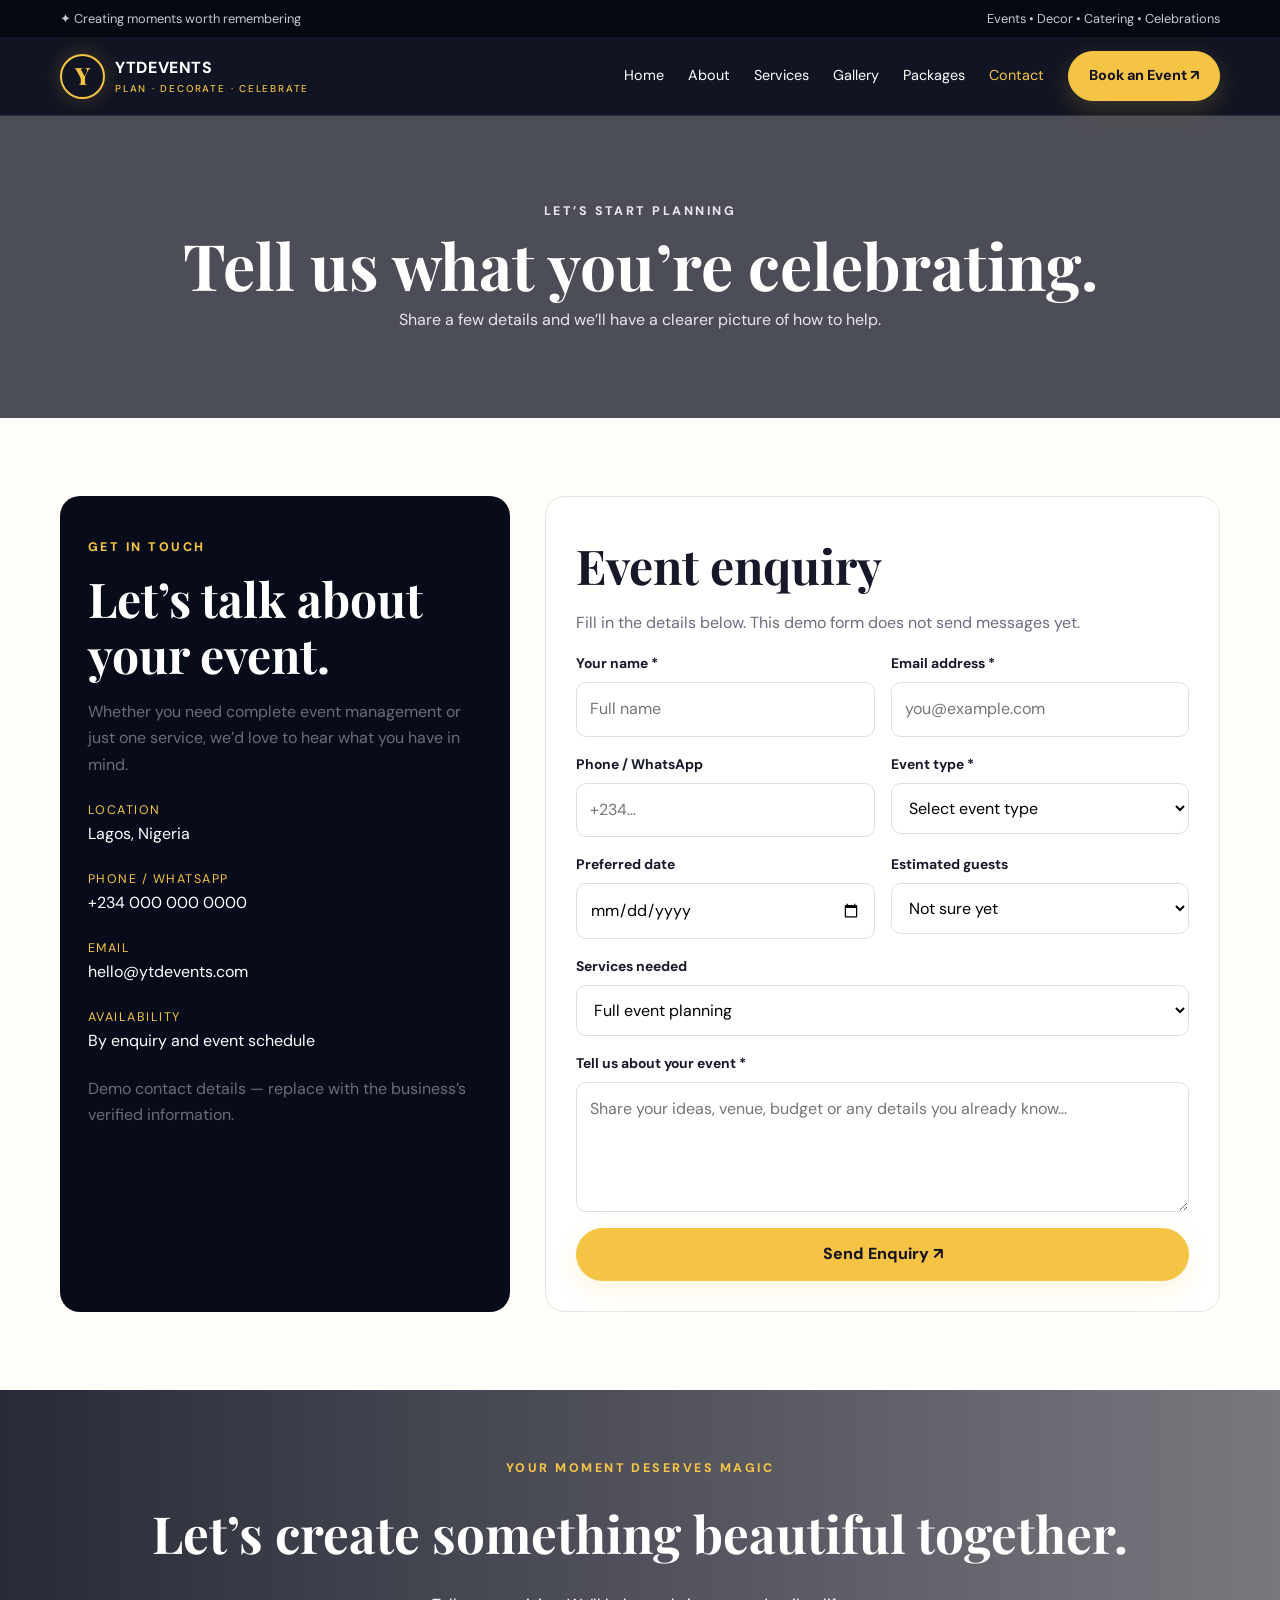
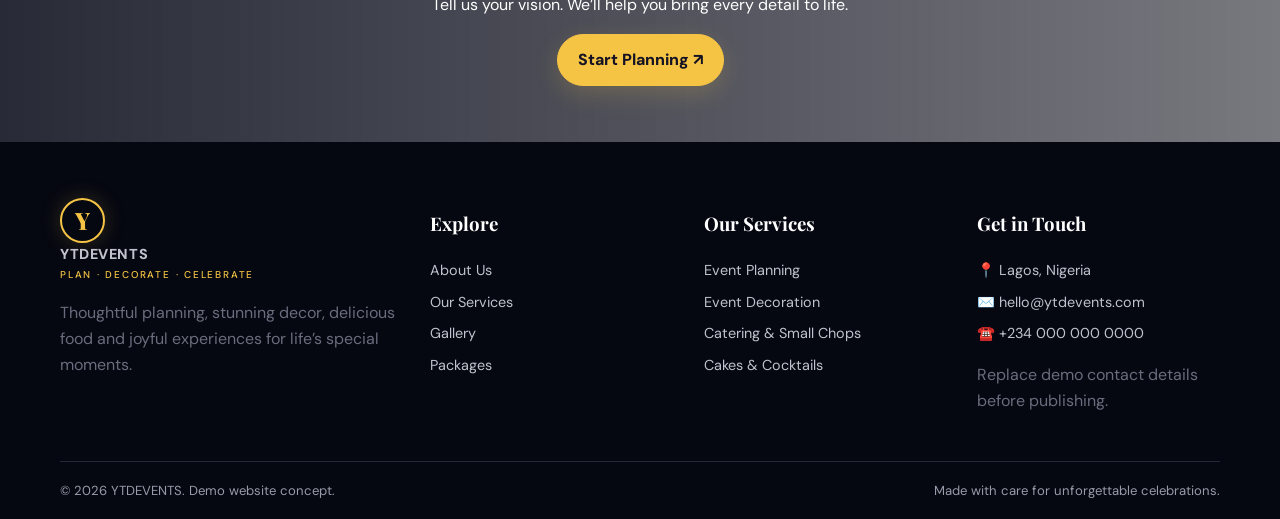
<file: contact.html>
<!DOCTYPE html><html lang="en"><head><meta charset="UTF-8"><meta name="viewport" content="width=device-width,initial-scale=1"><meta name="description" content="YTDEVENTS offers event planning, event decoration, catering, small chops, cocktails, cakes, training and consultancy in Lagos, Nigeria."><title>Contact & Bookings | YTDEVENTS</title><link rel="stylesheet" href="style.css"></head><body><div class="topbar"><div class="container"><span>✦ Creating moments worth remembering</span><span>Events • Decor • Catering • Celebrations</span></div></div>
<header class="site-header"><div class="container nav"><a class="brand" href="index.html"><span class="brand-mark">Y</span><span>YTDEVENTS<small>PLAN · DECORATE · CELEBRATE</small></span></a><button class="menu-toggle" aria-label="Open navigation" aria-expanded="false">☰</button><nav class="nav-links"><a class="" href="index.html">Home</a><a class="" href="about.html">About</a><a class="" href="services.html">Services</a><a class="" href="gallery.html">Gallery</a><a class="" href="packages.html">Packages</a><a class="active" href="contact.html">Contact</a><a class="btn" href="contact.html">Book an Event ↗</a></nav></div></header><main><section class="page-hero"><div class="container"><p class="eyebrow">Let’s start planning</p><h1>Tell us what you’re celebrating.</h1><p>Share a few details and we’ll have a clearer picture of how to help.</p></div></section><section class="section"><div class="container contact-grid"><aside class="contact-box"><p class="eyebrow">Get in touch</p><h2>Let’s talk about your event.</h2><p class="muted">Whether you need complete event management or just one service, we’d love to hear what you have in mind.</p><div class="contact-item"><span>Location</span>Lagos, Nigeria</div><div class="contact-item"><span>Phone / WhatsApp</span>+234 000 000 0000</div><div class="contact-item"><span>Email</span>hello@ytdevents.com</div><div class="contact-item"><span>Availability</span>By enquiry and event schedule</div><p class="muted">Demo contact details — replace with the business’s verified information.</p></aside><form class="form-card" data-demo-form><h2>Event enquiry</h2><p class="muted">Fill in the details below. This demo form does not send messages yet.</p><div class="form-grid"><div class="field"><label for="name">Your name *</label><input id="name" name="name" required placeholder="Full name"></div><div class="field"><label for="email">Email address *</label><input id="email" type="email" name="email" required placeholder="you@example.com"></div><div class="field"><label for="phone">Phone / WhatsApp</label><input id="phone" name="phone" placeholder="+234..."></div><div class="field"><label for="type">Event type *</label><select id="type" name="type" required><option value="">Select event type</option><option>Wedding</option><option>Birthday</option><option>Corporate event</option><option>Private party</option><option>Training / consultancy</option><option>Other</option></select></div><div class="field"><label for="date">Preferred date</label><input id="date" type="date" name="date"></div><div class="field"><label for="guests">Estimated guests</label><select id="guests" name="guests"><option>Not sure yet</option><option>Under 50</option><option>50–100</option><option>100–250</option><option>250+</option></select></div><div class="field full"><label for="services">Services needed</label><select id="services" name="services"><option>Full event planning</option><option>Decoration</option><option>Catering</option><option>Small chops</option><option>Cocktail drinks</option><option>Cake</option><option>Training & consultancy</option><option>Multiple services</option></select></div><div class="field full"><label for="message">Tell us about your event *</label><textarea id="message" name="message" required placeholder="Share your ideas, venue, budget or any details you already know..."></textarea></div><div class="field full"><button class="btn" type="submit">Send Enquiry ↗</button></div></div></form></div></section></main><section class="cta"><div class="container"><p class="eyebrow">Your moment deserves magic</p><h2>Let’s create something beautiful together.</h2><p>Tell us your vision. We’ll help you bring every detail to life.</p><a class="btn" href="contact.html">Start Planning ↗</a></div></section>
<footer class="footer"><div class="container"><div class="footer-grid"><div><a class="brand" href="index.html"><span class="brand-mark">Y</span><span>YTDEVENTS<small>PLAN · DECORATE · CELEBRATE</small></span></a><p class="muted">Thoughtful planning, stunning decor, delicious food and joyful experiences for life’s special moments.</p></div><div><h3>Explore</h3><a href="about.html">About Us</a><a href="services.html">Our Services</a><a href="gallery.html">Gallery</a><a href="packages.html">Packages</a></div><div><h3>Our Services</h3><a href="services.html">Event Planning</a><a href="services.html">Event Decoration</a><a href="services.html">Catering & Small Chops</a><a href="services.html">Cakes & Cocktails</a></div><div><h3>Get in Touch</h3><a href="contact.html">📍 Lagos, Nigeria</a><a href="contact.html">✉️ hello@ytdevents.com</a><a href="contact.html">☎️ +234 000 000 0000</a><p class="muted">Replace demo contact details before publishing.</p></div></div><div class="footer-bottom"><span>© <span data-year></span> YTDEVENTS. Demo website concept.</span><span>Made with care for unforgettable celebrations.</span></div></div></footer><script src="script.js"></script></body></html>
</file>
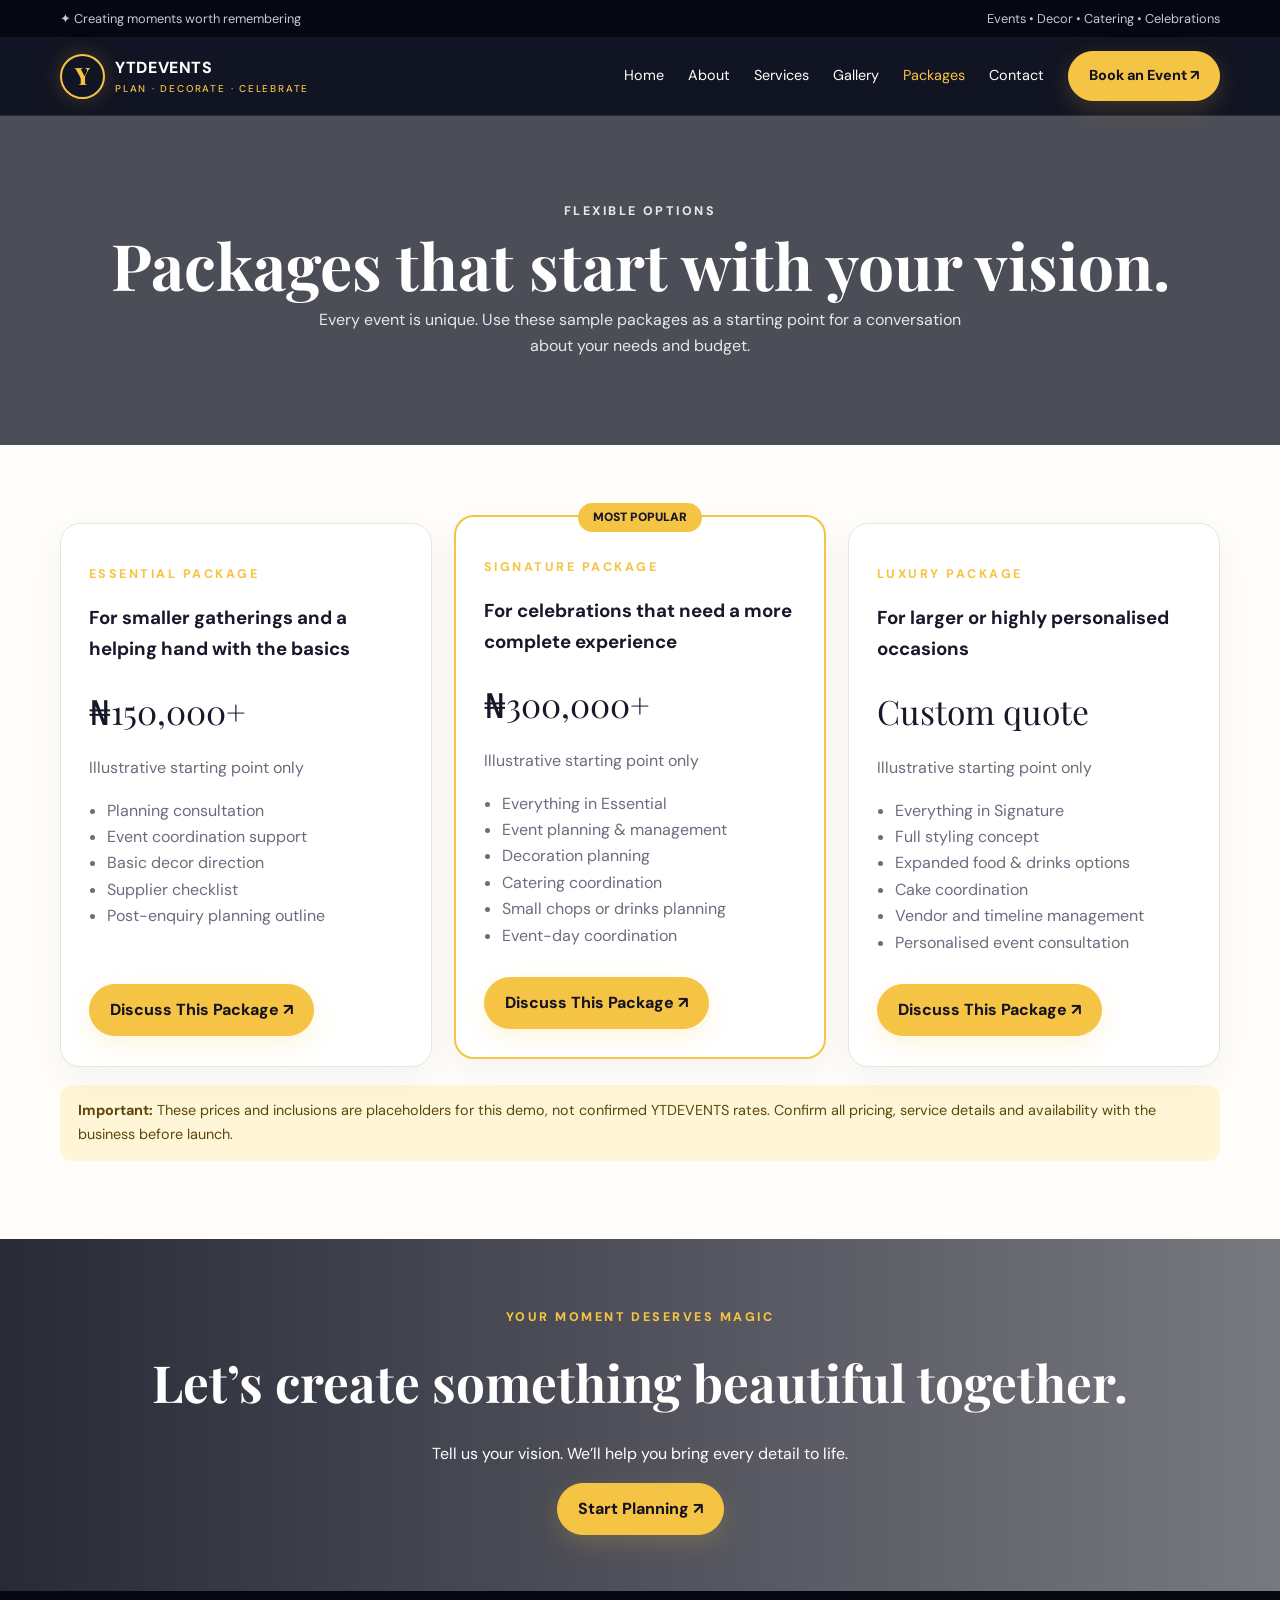
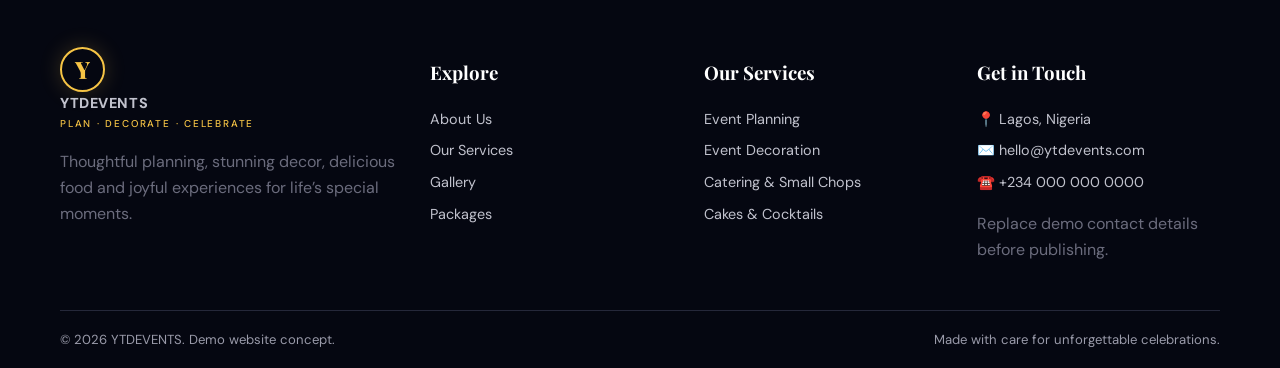
<file: packages.html>
<!DOCTYPE html><html lang="en"><head><meta charset="UTF-8"><meta name="viewport" content="width=device-width,initial-scale=1"><meta name="description" content="YTDEVENTS offers event planning, event decoration, catering, small chops, cocktails, cakes, training and consultancy in Lagos, Nigeria."><title>Packages | YTDEVENTS</title><link rel="stylesheet" href="style.css"></head><body><div class="topbar"><div class="container"><span>✦ Creating moments worth remembering</span><span>Events • Decor • Catering • Celebrations</span></div></div>
<header class="site-header"><div class="container nav"><a class="brand" href="index.html"><span class="brand-mark">Y</span><span>YTDEVENTS<small>PLAN · DECORATE · CELEBRATE</small></span></a><button class="menu-toggle" aria-label="Open navigation" aria-expanded="false">☰</button><nav class="nav-links"><a class="" href="index.html">Home</a><a class="" href="about.html">About</a><a class="" href="services.html">Services</a><a class="" href="gallery.html">Gallery</a><a class="active" href="packages.html">Packages</a><a class="" href="contact.html">Contact</a><a class="btn" href="contact.html">Book an Event ↗</a></nav></div></header><main><section class="page-hero"><div class="container"><p class="eyebrow">Flexible options</p><h1>Packages that start with your vision.</h1><p>Every event is unique. Use these sample packages as a starting point for a conversation about your needs and budget.</p></div></section><section class="section"><div class="container"><div class="pricing"><article class="price-card "><p class="eyebrow">Essential package</p><h3>For smaller gatherings and a helping hand with the basics</h3><div class="price">₦150,000+</div><p class="muted">Illustrative starting point only</p><ul><li>Planning consultation</li><li>Event coordination support</li><li>Basic decor direction</li><li>Supplier checklist</li><li>Post-enquiry planning outline</li></ul><a class="btn" href="contact.html">Discuss This Package ↗</a></article><article class="price-card featured"><span class="popular">MOST POPULAR</span><p class="eyebrow">Signature package</p><h3>For celebrations that need a more complete experience</h3><div class="price">₦300,000+</div><p class="muted">Illustrative starting point only</p><ul><li>Everything in Essential</li><li>Event planning & management</li><li>Decoration planning</li><li>Catering coordination</li><li>Small chops or drinks planning</li><li>Event-day coordination</li></ul><a class="btn" href="contact.html">Discuss This Package ↗</a></article><article class="price-card "><p class="eyebrow">Luxury package</p><h3>For larger or highly personalised occasions</h3><div class="price">Custom quote</div><p class="muted">Illustrative starting point only</p><ul><li>Everything in Signature</li><li>Full styling concept</li><li>Expanded food & drinks options</li><li>Cake coordination</li><li>Vendor and timeline management</li><li>Personalised event consultation</li></ul><a class="btn" href="contact.html">Discuss This Package ↗</a></article></div><div class="notice"><strong>Important:</strong> These prices and inclusions are placeholders for this demo, not confirmed YTDEVENTS rates. Confirm all pricing, service details and availability with the business before launch.</div></div></section></main><section class="cta"><div class="container"><p class="eyebrow">Your moment deserves magic</p><h2>Let’s create something beautiful together.</h2><p>Tell us your vision. We’ll help you bring every detail to life.</p><a class="btn" href="contact.html">Start Planning ↗</a></div></section>
<footer class="footer"><div class="container"><div class="footer-grid"><div><a class="brand" href="index.html"><span class="brand-mark">Y</span><span>YTDEVENTS<small>PLAN · DECORATE · CELEBRATE</small></span></a><p class="muted">Thoughtful planning, stunning decor, delicious food and joyful experiences for life’s special moments.</p></div><div><h3>Explore</h3><a href="about.html">About Us</a><a href="services.html">Our Services</a><a href="gallery.html">Gallery</a><a href="packages.html">Packages</a></div><div><h3>Our Services</h3><a href="services.html">Event Planning</a><a href="services.html">Event Decoration</a><a href="services.html">Catering & Small Chops</a><a href="services.html">Cakes & Cocktails</a></div><div><h3>Get in Touch</h3><a href="contact.html">📍 Lagos, Nigeria</a><a href="contact.html">✉️ hello@ytdevents.com</a><a href="contact.html">☎️ +234 000 000 0000</a><p class="muted">Replace demo contact details before publishing.</p></div></div><div class="footer-bottom"><span>© <span data-year></span> YTDEVENTS. Demo website concept.</span><span>Made with care for unforgettable celebrations.</span></div></div></footer><script src="script.js"></script></body></html>
</file>
<file: style.css>
@import url('https://fonts.googleapis.com/css2?family=DM+Sans:wght@400;500;600;700&family=Playfair+Display:wght@500;600;700&display=swap');
:root{--navy:#080b19;--navy2:#11152b;--gold:#f6c445;--gold2:#ffe49a;--ink:#17192b;--muted:#6b6c7d;--paper:#fffdf9;--line:#e9e5dc}
*{box-sizing:border-box}html{scroll-behavior:smooth}body{margin:0;font-family:'DM Sans',sans-serif;color:var(--ink);background:var(--paper);line-height:1.65}a{color:inherit;text-decoration:none}img{display:block;width:100%;object-fit:cover}button,input,textarea,select{font:inherit}.container{width:min(1160px,92%);margin:auto}.topbar{background:#050711;color:#c7c8d3;font-size:.8rem;padding:8px 0}.topbar .container{display:flex;justify-content:space-between;gap:12px;flex-wrap:wrap}.site-header{position:sticky;top:0;z-index:20;background:rgba(8,11,25,.96);backdrop-filter:blur(12px);color:#fff;border-bottom:1px solid #282b3b}.nav{min-height:78px;display:flex;align-items:center;justify-content:space-between;gap:20px}.brand{display:flex;align-items:center;gap:10px;font-weight:800;letter-spacing:.04em}.brand-mark{display:grid;place-items:center;width:45px;height:45px;border:2px solid var(--gold);border-radius:50%;color:var(--gold);font-family:'Playfair Display';font-size:1.5rem;box-shadow:0 0 22px #f6c44533}.brand small{display:block;font-size:.62rem;color:var(--gold);letter-spacing:.18em;font-weight:500}.nav-links{display:flex;align-items:center;gap:24px;font-size:.9rem}.nav-links a{transition:.25s}.nav-links a:hover,.nav-links a.active{color:var(--gold)}.btn{display:inline-flex;align-items:center;justify-content:center;gap:8px;padding:12px 20px;border-radius:999px;background:var(--gold);color:#151323;font-weight:800;border:1px solid var(--gold);box-shadow:0 8px 24px #f6c44530;transition:transform .25s,box-shadow .25s;cursor:pointer}.btn:hover{transform:translateY(-3px);box-shadow:0 14px 30px #f6c44544}.btn-outline{background:transparent;color:#fff;border-color:#77798a;box-shadow:none}.menu-toggle{display:none;background:none;color:white;border:1px solid #45485a;border-radius:10px;padding:8px 12px;font-size:1.2rem}.hero{min-height:610px;display:flex;align-items:center;color:#fff;position:relative;overflow:hidden;background:linear-gradient(90deg,rgba(5,7,17,.93) 0%,rgba(5,7,17,.75) 43%,rgba(5,7,17,.15) 100%),url('https://images.unsplash.com/photo-1519167758481-83f550bb49b3?auto=format&fit=crop&w=2000&q=85') center/cover}.hero:after{content:"";position:absolute;bottom:-50px;left:-5%;width:110%;height:90px;background:var(--paper);border-radius:50% 50% 0 0}.hero-content{position:relative;z-index:1;max-width:670px;padding:90px 0 120px}.eyebrow{text-transform:uppercase;letter-spacing:.2em;color:var(--gold);font-size:.78rem;font-weight:800}.hero h1,.page-hero h1{font-family:'Playfair Display',serif;font-size:clamp(2.7rem,6vw,5rem);line-height:1.08;margin:18px 0}.hero h1 span{color:var(--gold)}.hero p{max-width:570px;color:#e4e4ec;font-size:1.06rem}.hero-actions{display:flex;gap:12px;flex-wrap:wrap;margin-top:28px}.trust-row{display:flex;gap:25px;flex-wrap:wrap;margin-top:35px;color:#f4f1e9;font-size:.88rem}.trust-row span:before{content:"✦";color:var(--gold);margin-right:8px}.section{padding:78px 0}.section-head{text-align:center;max-width:700px;margin:0 auto 38px}.section-head h2,.section h2{font-family:'Playfair Display',serif;font-size:clamp(2rem,4vw,3rem);line-height:1.18;margin:10px 0 14px}.section-head p,.muted{color:var(--muted)}.cards{display:grid;grid-template-columns:repeat(4,1fr);gap:20px}.card{background:#fff;border:1px solid var(--line);border-radius:18px;overflow:hidden;box-shadow:0 12px 35px #11152b0a;transition:transform .3s,box-shadow .3s}.card:hover{transform:translateY(-7px);box-shadow:0 20px 40px #11152b17}.card img{height:185px}.card-body{padding:20px}.card h3{margin:0 0 8px;font-family:'Playfair Display',serif;font-size:1.22rem}.card p{margin:0 0 12px;color:var(--muted);font-size:.92rem}.text-link{color:#8b6200;font-weight:800;font-size:.88rem}.split{display:grid;grid-template-columns:1fr 1fr;gap:55px;align-items:center}.split-img{position:relative}.split-img img{height:470px;border-radius:24px;box-shadow:18px 18px 0 #f6c44535}.floating-note{position:absolute;right:-15px;bottom:25px;background:var(--navy);color:white;padding:20px 24px;border-radius:16px;box-shadow:0 12px 30px #0003}.floating-note strong{color:var(--gold);font-size:1.7rem;display:block}.check-list{list-style:none;padding:0}.check-list li{margin:12px 0}.check-list li:before{content:"✓";display:inline-grid;place-items:center;width:24px;height:24px;border-radius:50%;background:#fff1c5;color:#735000;font-weight:900;margin-right:10px}.dark-band{background:var(--navy);color:#fff}.dark-band .muted{color:#c4c6d2}.benefits{display:grid;grid-template-columns:repeat(4,1fr);gap:18px}.benefit{padding:26px;border:1px solid #34374a;border-radius:16px;background:linear-gradient(145deg,#171b31,#0c0f20)}.benefit .icon{font-size:1.7rem;color:var(--gold)}.benefit h3{margin:10px 0 6px}.gallery-grid{display:grid;grid-template-columns:repeat(4,1fr);gap:14px}.gallery-grid img{height:220px;border-radius:14px;transition:transform .3s}.gallery-grid img:hover{transform:scale(1.025)}.testimonial-grid{display:grid;grid-template-columns:repeat(3,1fr);gap:20px}.quote{padding:25px;border-radius:18px;background:#fff;border:1px solid var(--line)}.stars{color:#d49d0b;letter-spacing:3px}.quote p{color:#55576a}.quote strong{display:block;margin-top:15px}.cta{padding:56px 0;background:linear-gradient(90deg,#090c1bdf,#090c1b8c),url('https://images.unsplash.com/photo-1507504031003-b417219a0fde?auto=format&fit=crop&w=1800&q=80') center/cover;color:#fff;text-align:center}.cta h2{font-family:'Playfair Display';font-size:clamp(2rem,4vw,3.2rem);margin:0 0 12px}.page-hero{padding:85px 0;color:#fff;text-align:center;background:linear-gradient(#090c1bba,#090c1bba),url('https://images.unsplash.com/photo-1464366400600-7168b8af9bc3?auto=format&fit=crop&w=1800&q=85') center/cover}.page-hero h1{font-size:clamp(2.5rem,5vw,4rem);margin:8px 0}.page-hero p{max-width:680px;margin:0 auto;color:#e8e6ef}.service-row{display:grid;grid-template-columns:220px 1fr;gap:25px;align-items:center;padding:24px 0;border-bottom:1px solid var(--line)}.service-row img{height:160px;border-radius:16px}.service-row h3{font-family:'Playfair Display';font-size:1.5rem;margin:0 0 8px}.pricing{display:grid;grid-template-columns:repeat(3,1fr);gap:22px;align-items:stretch}.price-card{background:#fff;border:1px solid var(--line);border-radius:20px;padding:28px;box-shadow:0 12px 35px #11152b0b;position:relative}.price-card.featured{border:2px solid var(--gold);transform:translateY(-8px)}.popular{position:absolute;top:-14px;left:50%;transform:translateX(-50%);background:var(--gold);padding:5px 15px;border-radius:99px;font-size:.75rem;font-weight:900;white-space:nowrap}.price{font-family:'Playfair Display';font-size:2.1rem;margin:12px 0}.price-card ul{padding-left:18px;color:var(--muted);min-height:170px}.contact-grid{display:grid;grid-template-columns:.8fr 1.2fr;gap:35px}.contact-box{padding:28px;border-radius:20px;background:var(--navy);color:#fff}.contact-item{margin:22px 0}.contact-item span{display:block;color:var(--gold);font-size:.78rem;text-transform:uppercase;letter-spacing:.12em}.form-card{padding:30px;border:1px solid var(--line);border-radius:20px;background:#fff}.form-grid{display:grid;grid-template-columns:1fr 1fr;gap:16px}.field{display:flex;flex-direction:column;gap:7px}.field.full{grid-column:1/-1}.field label{font-weight:700;font-size:.87rem}.field input,.field textarea,.field select{width:100%;padding:13px;border:1px solid #dedee6;border-radius:10px;background:#fff}.field textarea{min-height:130px;resize:vertical}.footer{background:#050711;color:#d8d8e1;padding:48px 0 18px}.footer-grid{display:grid;grid-template-columns:1.4fr 1fr 1fr 1fr;gap:30px}.footer h3{color:#fff;font-family:'Playfair Display'}.footer a{display:block;color:#c1c2cd;margin:8px 0;font-size:.9rem}.footer a:hover{color:var(--gold)}.footer-bottom{border-top:1px solid #25283a;margin-top:30px;padding-top:18px;display:flex;justify-content:space-between;gap:12px;flex-wrap:wrap;font-size:.82rem;color:#9a9baa}.notice{padding:14px 18px;border-radius:12px;background:#fff5d7;color:#5d480a;font-size:.9rem;margin-top:18px}.mobile-only{display:none}
@media(max-width:900px){.cards{grid-template-columns:repeat(2,1fr)}.benefits{grid-template-columns:repeat(2,1fr)}.gallery-grid{grid-template-columns:repeat(2,1fr)}.footer-grid{grid-template-columns:repeat(2,1fr)}.nav-links{gap:13px}.split{gap:30px}.testimonial-grid{grid-template-columns:1fr 1fr}}
@media(max-width:680px){.topbar .container{justify-content:center}.nav{min-height:68px}.menu-toggle{display:block}.nav-links{display:none;position:absolute;top:68px;left:0;right:0;background:#080b19;padding:20px 5%;flex-direction:column;align-items:stretch;border-top:1px solid #292c3d}.nav-links.open{display:flex}.nav-links .btn{text-align:center}.hero{min-height:600px;background-position:60% center}.hero-content{padding:70px 0 110px}.trust-row{gap:12px}.section{padding:58px 0}.cards,.benefits,.testimonial-grid,.pricing,.split,.contact-grid{grid-template-columns:1fr}.split-img img{height:340px}.floating-note{right:8px}.gallery-grid{grid-template-columns:1fr 1fr;gap:9px}.gallery-grid img{height:145px}.service-row{grid-template-columns:105px 1fr;gap:15px}.service-row img{height:115px}.price-card.featured{transform:none}.footer-grid{grid-template-columns:1fr 1fr}.form-grid{grid-template-columns:1fr}.field.full{grid-column:auto}.page-hero{padding:65px 0}.footer-grid>div:first-child{grid-column:1/-1}}
</file>
